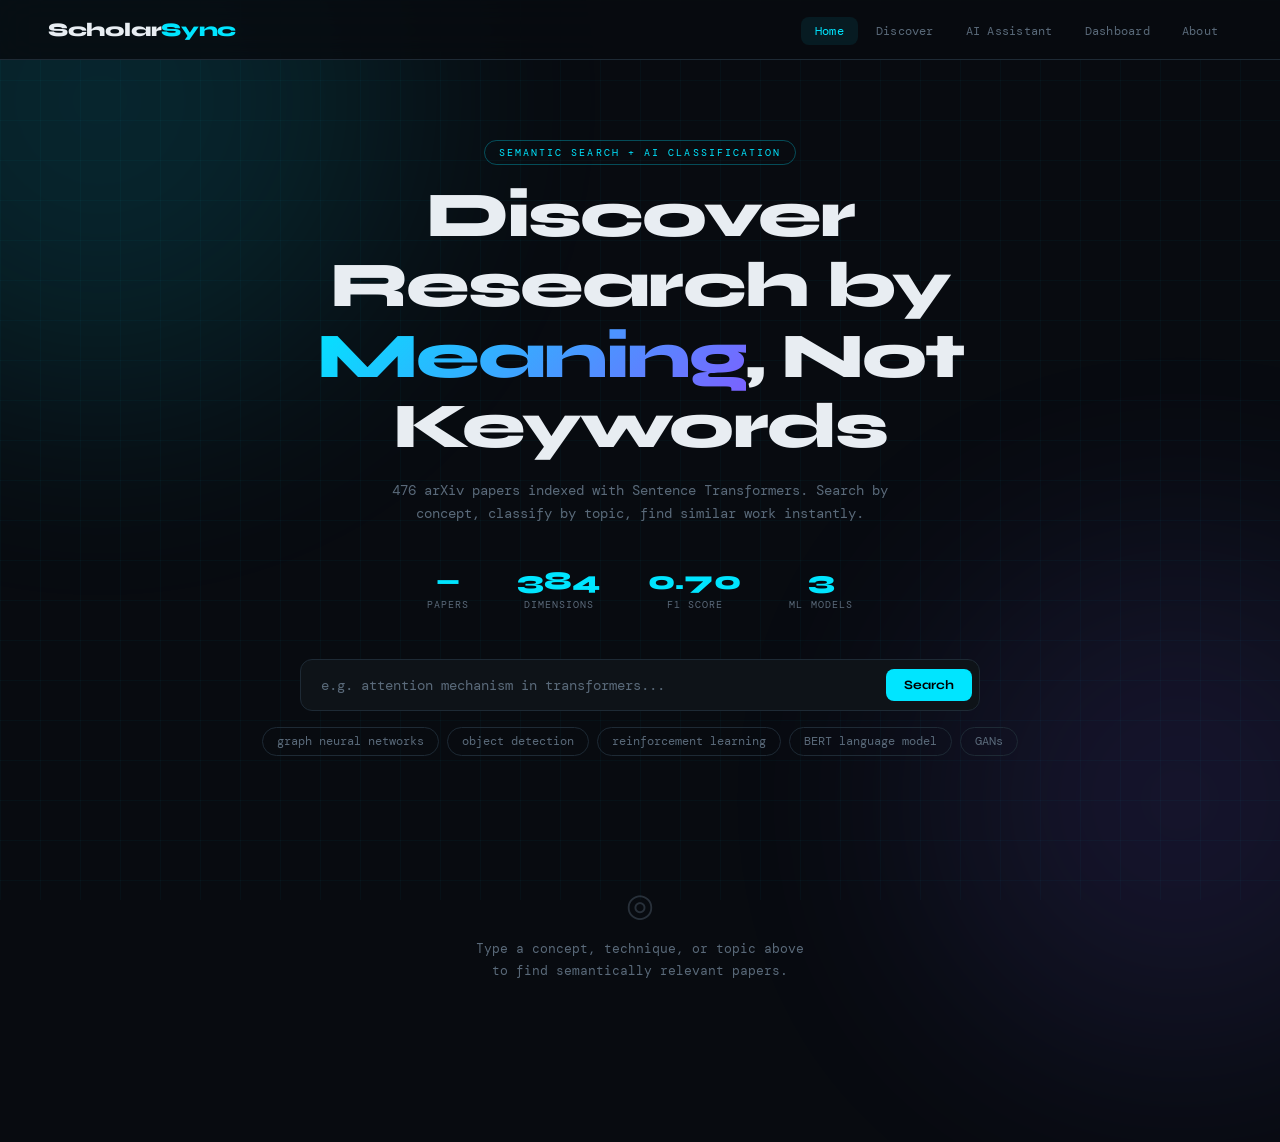
<file: frontend/index.html>
<!DOCTYPE html>
<html lang="en">
<head>
  <meta charset="UTF-8"/>
  <meta name="viewport" content="width=device-width, initial-scale=1.0"/>
  <title>ScholarSync — Home</title>
  <link href="https://fonts.googleapis.com/css2?family=Syne:wght@400;600;700;800&family=DM+Mono:ital,wght@0,300;0,400;1,300&display=swap" rel="stylesheet"/>
  <link rel="stylesheet" href="styles.css"/>
</head>
<body>
  <div class="blob blob-1"></div>
  <div class="blob blob-2"></div>

  <nav>
    <a href="index.html" class="nav-logo">Scholar<span>Sync</span></a>
    <ul class="nav-links">
      <li><a href="index.html" class="active">Home</a></li>
      <li><a href="discover.html">Discover</a></li>
      <li><a href="assistant.html">AI Assistant</a></li>
      <li><a href="dashboard.html">Dashboard</a></li>
      <li><a href="about.html">About</a></li>
    </ul>
  </nav>

  <!-- HERO -->
  <div style="position:relative;z-index:10;text-align:center;padding:80px 48px 48px;">
    <div class="page-tag fade-up">Semantic Search + AI Classification</div>
    <h1 class="page-title fade-up" style="font-size:clamp(2.4rem,5vw,4rem);text-align:center;max-width:700px;margin:0 auto 16px;">
      Discover Research by <em>Meaning</em>, Not Keywords
    </h1>
    <p class="page-sub fade-up" style="text-align:center;margin:0 auto 40px;">
      476 arXiv papers indexed with Sentence Transformers. Search by concept, classify by topic, find similar work instantly.
    </p>

    <!-- Stats -->
    <div style="display:flex;justify-content:center;gap:48px;margin-bottom:48px;" class="fade-up">
      <div><div style="font-family:'Syne',sans-serif;font-size:1.6rem;font-weight:800;color:var(--accent)" id="stat-total">—</div><div style="font-size:0.65rem;color:var(--muted);text-transform:uppercase;letter-spacing:0.1em;margin-top:2px">Papers</div></div>
      <div><div style="font-family:'Syne',sans-serif;font-size:1.6rem;font-weight:800;color:var(--accent)">384</div><div style="font-size:0.65rem;color:var(--muted);text-transform:uppercase;letter-spacing:0.1em;margin-top:2px">Dimensions</div></div>
      <div><div style="font-family:'Syne',sans-serif;font-size:1.6rem;font-weight:800;color:var(--accent)">0.70</div><div style="font-size:0.65rem;color:var(--muted);text-transform:uppercase;letter-spacing:0.1em;margin-top:2px">F1 Score</div></div>
      <div><div style="font-family:'Syne',sans-serif;font-size:1.6rem;font-weight:800;color:var(--accent)">3</div><div style="font-size:0.65rem;color:var(--muted);text-transform:uppercase;letter-spacing:0.1em;margin-top:2px">ML Models</div></div>
    </div>

    <!-- Search -->
    <div class="search-wrap fade-up" style="margin:0 auto;">
      <input type="text" class="search-box" id="searchInput" placeholder="e.g. attention mechanism in transformers..." autocomplete="off"/>
      <button class="search-btn" id="searchBtn" onclick="doSearch()">Search</button>
    </div>

    <!-- Suggestions -->
    <div style="display:flex;justify-content:center;gap:8px;flex-wrap:wrap;margin-top:16px;" class="fade-up">
      <button class="filter-pill" onclick="setQuery('graph neural networks')">graph neural networks</button>
      <button class="filter-pill" onclick="setQuery('object detection YOLO')">object detection</button>
      <button class="filter-pill" onclick="setQuery('reinforcement learning policy gradient')">reinforcement learning</button>
      <button class="filter-pill" onclick="setQuery('BERT language model')">BERT language model</button>
      <button class="filter-pill" onclick="setQuery('generative adversarial networks')">GANs</button>
    </div>
  </div>

  <!-- RESULTS -->
  <div class="page-wrap" style="padding-top:0">
    <div id="similarPanel" style="background:var(--surface);border:1px solid var(--border);border-radius:12px;padding:24px;margin-bottom:32px;display:none;">
      <div style="font-family:'Syne',sans-serif;font-size:0.85rem;font-weight:700;margin-bottom:16px;">
        Similar to: <span id="similarTitle" style="color:var(--accent)"></span>
      </div>
      <div id="similarList" style="display:flex;flex-direction:column;gap:10px;"></div>
    </div>

    <div id="resultsSection" style="display:none">
      <div class="section-label" id="resultsLabel">Results</div>
      <div class="papers-grid" id="resultsGrid"></div>
    </div>

    <div id="emptyState" class="empty-state">
      <div class="empty-icon">◎</div>
      <p>Type a concept, technique, or topic above<br/>to find semantically relevant papers.</p>
    </div>
  </div>

  <script src="api.js"></script>
  <script>
    loadStats();

    async function loadStats() {
      const data = await apiFetch('/stats');
      if (data) document.getElementById('stat-total').textContent = data.total_papers;
    }

    function setQuery(q) {
      document.getElementById('searchInput').value = q;
      doSearch();
    }

    document.getElementById('searchInput').addEventListener('keydown', e => {
      if (e.key === 'Enter') doSearch();
    });

    async function doSearch() {
      const query = document.getElementById('searchInput').value.trim();
      if (!query) return;
      const btn = document.getElementById('searchBtn');
      btn.innerHTML = '<span class="spinner"></span>';
      btn.disabled = true;

      document.getElementById('similarPanel').style.display = 'none';

      const data = await apiPost('/search', { query, top_k: 9 });
      btn.innerHTML = 'Search';
      btn.disabled = false;

      if (!data) {
        showError('resultsGrid');
        document.getElementById('resultsSection').style.display = 'block';
        document.getElementById('emptyState').style.display = 'none';
        return;
      }

      renderResults(data);
    }

    function renderResults(data) {
      document.getElementById('resultsSection').style.display = 'block';
      document.getElementById('emptyState').style.display = 'none';
      document.getElementById('resultsLabel').textContent = `${data.results.length} results for "${data.query}"`;

      document.getElementById('resultsGrid').innerHTML = data.results.map((p, i) => `
        <div class="paper-card" style="animation:fadeUp 0.4s ease ${i*0.05}s both" onclick="window.location='paper.html?idx=${i}&query=${encodeURIComponent(data.query)}'">
          <div style="display:flex;align-items:flex-start;justify-content:space-between;gap:12px;margin-bottom:8px;">
            <div class="card-title">${esc(p.title)}</div>
            <div class="score-badge">${p.similarity_score.toFixed(3)}</div>
          </div>
          <div class="card-abstract">${esc(p.abstract)}</div>
          <div class="card-footer">
            <span class="category-tag">${p.predicted_category}</span>
            <button class="filter-pill" style="border:none;font-size:0.65rem;color:var(--muted);background:none;cursor:pointer;padding:0;" 
              onclick="event.stopPropagation();fetchSimilar(${i},'${esc(p.title).replace(/'/g,"\\'")}')">find similar →</button>
          </div>
        </div>
      `).join('');
      window._results = data.results;
    }

    async function fetchSimilar(idx, title) {
      const panel = document.getElementById('similarPanel');
      const list = document.getElementById('similarList');
      document.getElementById('similarTitle').textContent = title.length > 60 ? title.slice(0,60)+'...' : title;
      list.innerHTML = '<div style="color:var(--muted);font-size:0.75rem">Loading...</div>';
      panel.style.display = 'block';
      panel.scrollIntoView({ behavior:'smooth', block:'nearest' });

      const data = await apiFetch(`/similar/${idx}?top_k=5`);
      if (!data || data.error) { list.innerHTML = '<div style="color:var(--danger);font-size:0.75rem">Could not load.</div>'; return; }

      list.innerHTML = data.similar_papers.map(p => `
        <div style="display:flex;align-items:center;justify-content:space-between;padding:12px 16px;background:var(--card-bg);border:1px solid var(--border);border-radius:8px;gap:16px;">
          <div style="font-size:0.78rem;">${esc(p.title)}</div>
          <div style="font-size:0.65rem;color:var(--success);flex-shrink:0">${p.similarity_score.toFixed(3)}</div>
        </div>
      `).join('');
    }

    function showError(id) {
      document.getElementById(id).innerHTML = '<div class="error-box" style="grid-column:1/-1">⚠ Could not connect to API. Make sure server is running on port 8000.</div>';
    }
    function esc(s) { return s.replace(/&/g,'&amp;').replace(/</g,'&lt;').replace(/>/g,'&gt;').replace(/"/g,'&quot;'); }
  </script>
</body>
</html>
</file>
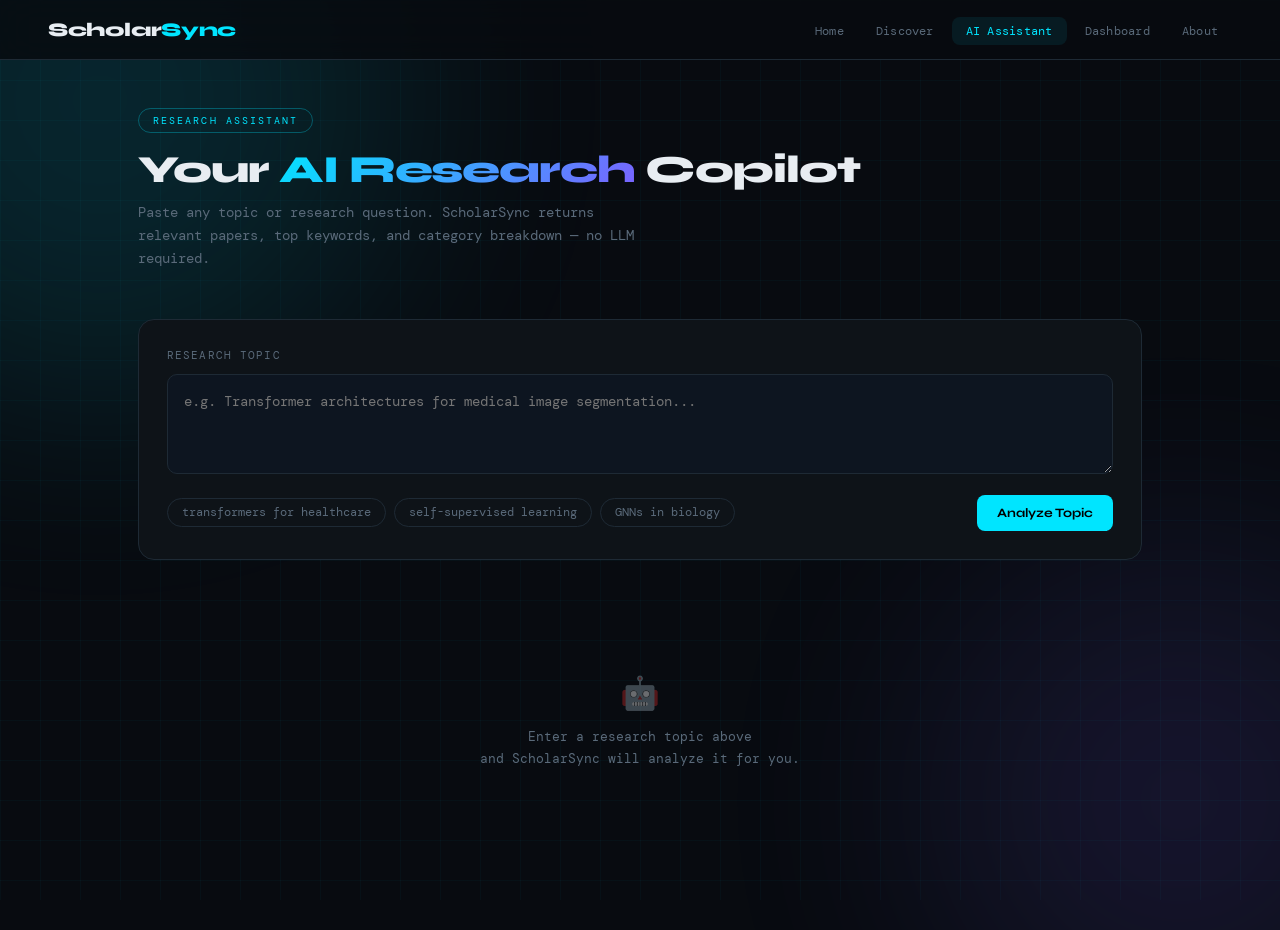
<file: frontend/assistant.html>
<!DOCTYPE html>
<html lang="en">
<head>
  <meta charset="UTF-8"/>
  <meta name="viewport" content="width=device-width, initial-scale=1.0"/>
  <title>ScholarSync — AI Assistant</title>
  <link href="https://fonts.googleapis.com/css2?family=Syne:wght@400;600;700;800&family=DM+Mono:ital,wght@0,300;0,400;1,300&display=swap" rel="stylesheet"/>
  <link rel="stylesheet" href="styles.css"/>
</head>
<body>
  <div class="blob blob-1"></div>
  <div class="blob blob-2"></div>
  <nav>
    <a href="index.html" class="nav-logo">Scholar<span>Sync</span></a>
    <ul class="nav-links">
      <li><a href="index.html">Home</a></li>
      <li><a href="discover.html">Discover</a></li>
      <li><a href="assistant.html" class="active">AI Assistant</a></li>
      <li><a href="dashboard.html">Dashboard</a></li>
      <li><a href="about.html">About</a></li>
    </ul>
  </nav>

  <div class="page-wrap">
    <div class="page-header">
      <div class="page-tag">Research Assistant</div>
      <h1 class="page-title">Your <em>AI Research</em> Copilot</h1>
      <p class="page-sub">Paste any topic or research question. ScholarSync returns relevant papers, top keywords, and category breakdown — no LLM required.</p>
    </div>

    <!-- Input -->
    <div style="background:var(--surface);border:1px solid var(--border);border-radius:16px;padding:28px;margin-bottom:32px;">
      <div style="font-size:0.7rem;color:var(--muted);text-transform:uppercase;letter-spacing:0.1em;margin-bottom:12px">Research Topic</div>
      <textarea id="topicInput" placeholder="e.g. Transformer architectures for medical image segmentation..." 
        style="width:100%;background:var(--card-bg);border:1px solid var(--border);border-radius:10px;padding:16px;font-family:'DM Mono',monospace;font-size:0.85rem;color:var(--text);outline:none;resize:vertical;min-height:100px;line-height:1.6;"></textarea>
      <div style="display:flex;align-items:center;justify-content:space-between;margin-top:16px;flex-wrap:wrap;gap:12px;">
        <div style="display:flex;gap:8px;flex-wrap:wrap;">
          <button class="filter-pill" onclick="setTopic('transformer architectures for healthcare')">transformers for healthcare</button>
          <button class="filter-pill" onclick="setTopic('self-supervised learning computer vision')">self-supervised learning</button>
          <button class="filter-pill" onclick="setTopic('graph neural networks molecular biology')">GNNs in biology</button>
        </div>
        <button class="btn btn-primary" onclick="analyze()">
          <span id="analyzeBtn">Analyze Topic</span>
        </button>
      </div>
    </div>

    <!-- Results -->
    <div id="output" style="display:none">
      <!-- Summary -->
      <div style="display:grid;grid-template-columns:1fr 1fr 1fr;gap:16px;margin-bottom:32px;">
        <div class="stat-card">
          <div class="stat-card-num" id="res-count">0</div>
          <div class="stat-card-label">Relevant Papers</div>
        </div>
        <div class="stat-card">
          <div style="font-family:'Syne',sans-serif;font-size:1.1rem;font-weight:800;color:var(--accent);line-height:1.2;margin-bottom:6px;" id="res-top-cat">—</div>
          <div class="stat-card-label">Top Category</div>
        </div>
        <div class="stat-card">
          <div class="stat-card-num" id="res-avg-score">—</div>
          <div class="stat-card-label">Avg Similarity</div>
        </div>
      </div>

      <!-- Keywords -->
      <div class="section-label">Top Keywords Found</div>
      <div id="keywords" style="display:flex;flex-wrap:wrap;gap:8px;margin-bottom:32px;"></div>

      <!-- Category breakdown -->
      <div class="section-label">Category Breakdown</div>
      <div id="catBreakdown" style="display:flex;flex-direction:column;gap:8px;margin-bottom:32px;"></div>

      <!-- Papers -->
      <div class="section-label" id="papersLabel">Relevant Papers</div>
      <div class="papers-grid" id="assistantGrid"></div>
    </div>

    <div id="emptyAssistant" class="empty-state">
      <div class="empty-icon">🤖</div>
      <p>Enter a research topic above<br/>and ScholarSync will analyze it for you.</p>
    </div>
  </div>

  <script src="api.js"></script>
  <script>
    function setTopic(t) {
      document.getElementById('topicInput').value = t;
    }

    async function analyze() {
      const topic = document.getElementById('topicInput').value.trim();
      if (!topic) return;

      const btn = document.getElementById('analyzeBtn');
      btn.innerHTML = '<span class="spinner" style="border-top-color:#000"></span> Analyzing...';

      const data = await apiPost('/search', { query: topic, top_k: 12 });
      btn.innerHTML = 'Analyze Topic';

      if (!data) {
        document.getElementById('emptyAssistant').innerHTML = '<div class="error-box">⚠ Could not connect to API.</div>';
        return;
      }

      const results = data.results;

      // compute stats
      document.getElementById('res-count').textContent = results.length;
      const avgScore = (results.reduce((s,p) => s + p.similarity_score, 0) / results.length).toFixed(3);
      document.getElementById('res-avg-score').textContent = avgScore;

      // top category
      const catCount = {};
      results.forEach(p => { catCount[p.predicted_category] = (catCount[p.predicted_category]||0)+1; });
      const topCat = Object.entries(catCount).sort((a,b)=>b[1]-a[1])[0];
      document.getElementById('res-top-cat').textContent = topCat ? topCat[0] : '—';

      // keywords — extract frequent words from titles
      const stopwords = new Set(['the','a','an','of','in','for','and','with','on','to','from','by','via','using','based','towards','toward']);
      const wordCount = {};
      results.forEach(p => {
        p.title.toLowerCase().replace(/[^a-z\s]/g,'').split(/\s+/).forEach(w => {
          if (w.length > 3 && !stopwords.has(w)) wordCount[w] = (wordCount[w]||0)+1;
        });
      });
      const topWords = Object.entries(wordCount).sort((a,b)=>b[1]-a[1]).slice(0,16);
      document.getElementById('keywords').innerHTML = topWords.map(([w,c]) => `
        <span style="padding:5px 12px;border-radius:20px;font-size:0.72rem;background:rgba(0,229,255,${Math.min(0.05+c*0.04,0.2)});border:1px solid rgba(0,229,255,${Math.min(0.1+c*0.05,0.4)});color:var(--accent)">${w} <span style="opacity:0.6">${c}</span></span>
      `).join('');

      // category breakdown
      document.getElementById('catBreakdown').innerHTML = Object.entries(catCount).sort((a,b)=>b[1]-a[1]).map(([cat,count]) => `
        <div style="display:flex;align-items:center;gap:12px;padding:10px 16px;background:var(--card-bg);border:1px solid var(--border);border-radius:8px;">
          <span class="category-tag">${cat}</span>
          <div style="flex:1;height:4px;background:var(--border);border-radius:2px;">
            <div style="height:100%;width:${(count/results.length*100).toFixed(0)}%;background:var(--accent2);border-radius:2px;"></div>
          </div>
          <span style="font-size:0.72rem;color:var(--muted)">${count} papers</span>
        </div>
      `).join('');

      // papers
      document.getElementById('papersLabel').textContent = `${results.length} Relevant Papers`;
      document.getElementById('assistantGrid').innerHTML = results.map((p,i) => `
        <div class="paper-card" style="animation:fadeUp 0.4s ease ${i*0.04}s both" onclick="window.location='paper.html?title=${encodeURIComponent(p.title)}'">
          <div style="display:flex;align-items:flex-start;justify-content:space-between;gap:12px;margin-bottom:8px;">
            <div class="card-title">${esc(p.title)}</div>
            <div class="score-badge">${p.similarity_score.toFixed(3)}</div>
          </div>
          <div class="card-abstract">${esc(p.abstract)}</div>
          <div class="card-footer"><span class="category-tag">${p.predicted_category}</span></div>
        </div>
      `).join('');

      document.getElementById('output').style.display = 'block';
      document.getElementById('emptyAssistant').style.display = 'none';
    }

    function esc(s) { return s.replace(/&/g,'&amp;').replace(/</g,'&lt;').replace(/>/g,'&gt;').replace(/"/g,'&quot;'); }
  </script>
</body>
</html>
</file>
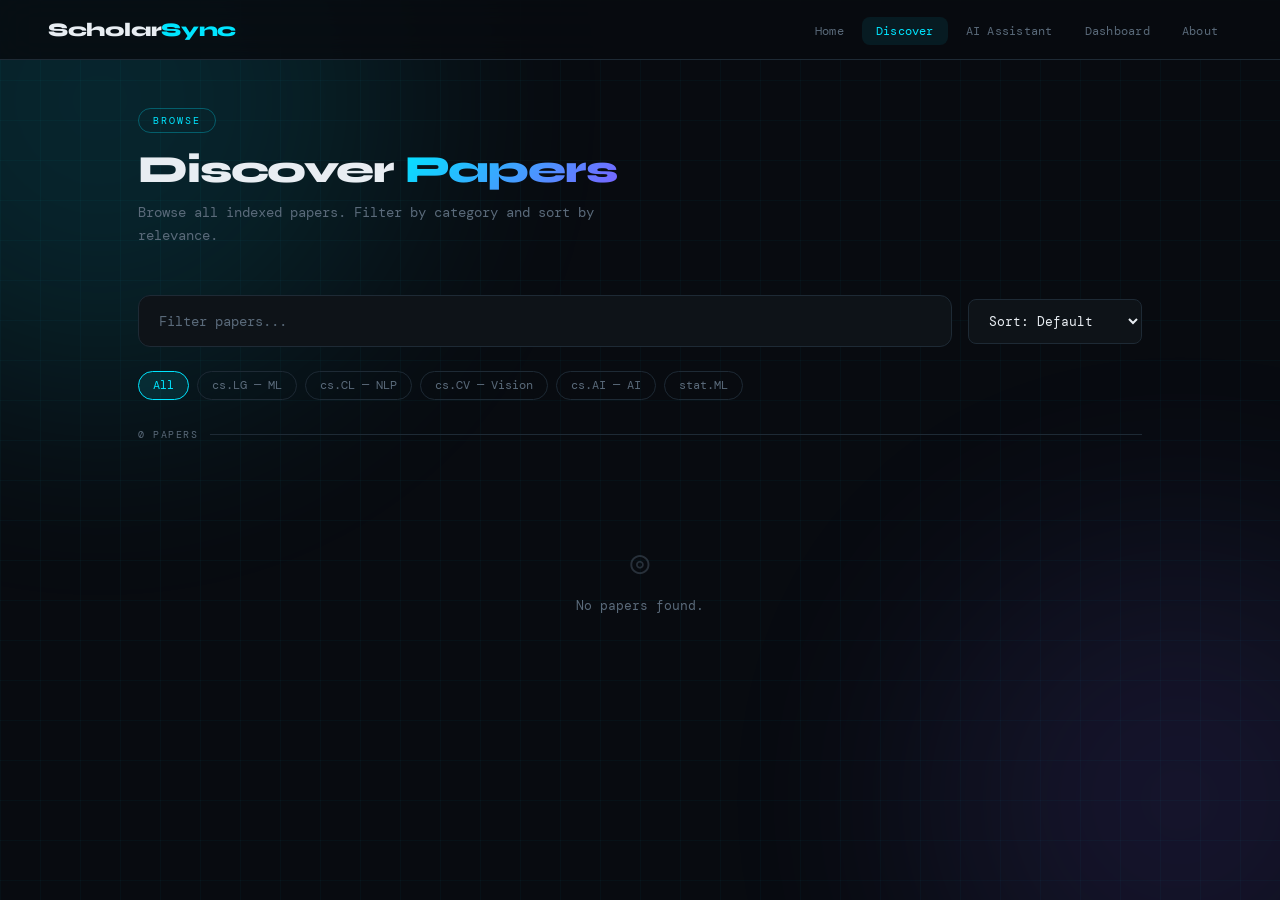
<file: frontend/discover.html>
<!DOCTYPE html>
<html lang="en">
<head>
  <meta charset="UTF-8"/>
  <meta name="viewport" content="width=device-width, initial-scale=1.0"/>
  <title>ScholarSync — Discover</title>
  <link href="https://fonts.googleapis.com/css2?family=Syne:wght@400;600;700;800&family=DM+Mono:ital,wght@0,300;0,400;1,300&display=swap" rel="stylesheet"/>
  <link rel="stylesheet" href="styles.css"/>
</head>
<body>
  <div class="blob blob-1"></div>
  <div class="blob blob-2"></div>

  <nav>
    <a href="index.html" class="nav-logo">Scholar<span>Sync</span></a>
    <ul class="nav-links">
      <li><a href="index.html">Home</a></li>
      <li><a href="discover.html" class="active">Discover</a></li>
      <li><a href="assistant.html">AI Assistant</a></li>
      <li><a href="dashboard.html">Dashboard</a></li>
      <li><a href="about.html">About</a></li>
    </ul>
  </nav>

  <div class="page-wrap">
    <div class="page-header">
      <div class="page-tag">Browse</div>
      <h1 class="page-title">Discover <em>Papers</em></h1>
      <p class="page-sub">Browse all indexed papers. Filter by category and sort by relevance.</p>
    </div>

    <!-- Search + Filters -->
    <div style="display:flex;align-items:center;gap:16px;flex-wrap:wrap;margin-bottom:24px;">
      <div class="search-wrap" style="flex:1;min-width:260px;max-width:100%;">
        <input type="text" class="search-box" id="filterInput" placeholder="Filter papers..." style="padding-right:20px;"/>
      </div>
      <select id="sortSelect" style="background:var(--surface);border:1px solid var(--border);border-radius:8px;padding:12px 16px;font-family:'DM Mono',monospace;font-size:0.8rem;color:var(--text);outline:none;cursor:pointer;">
        <option value="default">Sort: Default</option>
        <option value="title">Sort: Title A-Z</option>
        <option value="category">Sort: Category</option>
      </select>
    </div>

    <!-- Category pills -->
    <div class="filter-bar" id="categoryFilters">
      <button class="filter-pill active" data-cat="all" onclick="filterCat('all')">All</button>
      <button class="filter-pill" data-cat="cs.LG" onclick="filterCat('cs.LG')">cs.LG — ML</button>
      <button class="filter-pill" data-cat="cs.CL" onclick="filterCat('cs.CL')">cs.CL — NLP</button>
      <button class="filter-pill" data-cat="cs.CV" onclick="filterCat('cs.CV')">cs.CV — Vision</button>
      <button class="filter-pill" data-cat="cs.AI" onclick="filterCat('cs.AI')">cs.AI — AI</button>
      <button class="filter-pill" data-cat="stat.ML" onclick="filterCat('stat.ML')">stat.ML</button>
    </div>

    <div class="section-label" id="countLabel">Loading papers...</div>
    <div class="papers-grid" id="papersGrid">
      <div class="empty-state"><div class="empty-icon">◎</div><p>Loading...</p></div>
    </div>
  </div>

  <script src="api.js"></script>
  <script>
    let allPapers = [];
    let activeCat = 'all';

    async function loadPapers() {
      // fetch via search with broad query to get papers
      const categories = ['cs.LG','cs.CL','cs.CV','cs.AI','stat.ML','deep learning'];
      let papers = [];
      for (const q of categories) {
        const data = await apiPost('/search', { query: q, top_k: 20 });
        if (data) papers.push(...data.results.map((p,i) => ({...p, _idx: papers.length + i})));
      }
      // deduplicate by title
      const seen = new Set();
      allPapers = papers.filter(p => { if (seen.has(p.title)) return false; seen.add(p.title); return true; });
      renderPapers();
    }

    function filterCat(cat) {
      activeCat = cat;
      document.querySelectorAll('.filter-pill[data-cat]').forEach(el => {
        el.classList.toggle('active', el.dataset.cat === cat);
      });
      renderPapers();
    }

    function renderPapers() {
      const query = document.getElementById('filterInput').value.toLowerCase();
      const sort = document.getElementById('sortSelect').value;

      let filtered = allPapers.filter(p => {
        const matchCat = activeCat === 'all' || p.category === activeCat || p.predicted_category === activeCat;
        const matchQ = !query || p.title.toLowerCase().includes(query) || p.abstract.toLowerCase().includes(query);
        return matchCat && matchQ;
      });

      if (sort === 'title') filtered.sort((a,b) => a.title.localeCompare(b.title));
      if (sort === 'category') filtered.sort((a,b) => a.predicted_category.localeCompare(b.predicted_category));

      document.getElementById('countLabel').textContent = `${filtered.length} papers`;

      if (!filtered.length) {
        document.getElementById('papersGrid').innerHTML = '<div class="empty-state" style="grid-column:1/-1"><div class="empty-icon">◎</div><p>No papers found.</p></div>';
        return;
      }

      document.getElementById('papersGrid').innerHTML = filtered.map((p,i) => `
        <div class="paper-card" style="animation:fadeUp 0.4s ease ${i*0.03}s both" onclick="window.location='paper.html?title=${encodeURIComponent(p.title)}'">
          <div class="card-title" style="margin-bottom:8px">${esc(p.title)}</div>
          <div class="card-abstract">${esc(p.abstract)}</div>
          <div class="card-footer">
            <span class="category-tag">${p.predicted_category}</span>
            <span class="score-badge">${p.similarity_score.toFixed(3)}</span>
          </div>
        </div>
      `).join('');
    }

    document.getElementById('filterInput').addEventListener('input', renderPapers);
    document.getElementById('sortSelect').addEventListener('change', renderPapers);

    loadPapers();
    function esc(s) { return s.replace(/&/g,'&amp;').replace(/</g,'&lt;').replace(/>/g,'&gt;').replace(/"/g,'&quot;'); }
  </script>
</body>
</html>
</file>
<file: frontend/styles.css>
*, *::before, *::after { box-sizing: border-box; margin: 0; padding: 0; }

:root {
  --bg: #080b10;
  --surface: #0e1318;
  --surface2: #141b22;
  --border: #1e2a35;
  --accent: #00e5ff;
  --accent2: #7b61ff;
  --text: #e8edf2;
  --muted: #5a6a7a;
  --success: #00d68f;
  --danger: #ff6b6b;
  --card-bg: #0d1520;
}

html { scroll-behavior: smooth; }

body {
  background: var(--bg);
  color: var(--text);
  font-family: 'DM Mono', monospace;
  min-height: 100vh;
  overflow-x: hidden;
}

body::before {
  content: '';
  position: fixed;
  inset: 0;
  background-image:
    linear-gradient(rgba(0,229,255,0.03) 1px, transparent 1px),
    linear-gradient(90deg, rgba(0,229,255,0.03) 1px, transparent 1px);
  background-size: 40px 40px;
  pointer-events: none;
  z-index: 0;
}

.blob {
  position: fixed;
  border-radius: 50%;
  filter: blur(120px);
  opacity: 0.12;
  pointer-events: none;
  z-index: 0;
}
.blob-1 { width: 600px; height: 600px; background: var(--accent); top: -200px; left: -200px; }
.blob-2 { width: 500px; height: 500px; background: var(--accent2); bottom: -150px; right: -150px; }

/* NAVBAR */
nav {
  position: sticky;
  top: 0;
  z-index: 100;
  background: rgba(8,11,16,0.85);
  backdrop-filter: blur(20px);
  border-bottom: 1px solid var(--border);
  padding: 0 48px;
  display: flex;
  align-items: center;
  justify-content: space-between;
  height: 60px;
}

.nav-logo {
  font-family: 'Syne', sans-serif;
  font-weight: 800;
  font-size: 1.2rem;
  letter-spacing: -0.02em;
  color: var(--text);
  text-decoration: none;
}

.nav-logo span { color: var(--accent); }

.nav-links {
  display: flex;
  align-items: center;
  gap: 4px;
  list-style: none;
}

.nav-links a {
  font-size: 0.75rem;
  color: var(--muted);
  text-decoration: none;
  padding: 6px 14px;
  border-radius: 8px;
  transition: all 0.2s;
  letter-spacing: 0.02em;
}

.nav-links a:hover { color: var(--text); background: var(--surface2); }
.nav-links a.active { color: var(--accent); background: rgba(0,229,255,0.08); }

/* SHARED COMPONENTS */
.page-wrap {
  position: relative;
  z-index: 10;
  max-width: 1100px;
  margin: 0 auto;
  padding: 48px 48px 80px;
}

.page-header {
  margin-bottom: 48px;
}

.page-tag {
  display: inline-block;
  font-size: 0.65rem;
  letter-spacing: 0.2em;
  text-transform: uppercase;
  color: var(--accent);
  border: 1px solid rgba(0,229,255,0.3);
  padding: 5px 14px;
  border-radius: 20px;
  margin-bottom: 16px;
}

.page-title {
  font-family: 'Syne', sans-serif;
  font-size: clamp(1.8rem, 3vw, 2.8rem);
  font-weight: 800;
  letter-spacing: -0.03em;
  line-height: 1.1;
  margin-bottom: 10px;
}

.page-title em {
  font-style: normal;
  background: linear-gradient(135deg, var(--accent), var(--accent2));
  -webkit-background-clip: text;
  -webkit-text-fill-color: transparent;
  background-clip: text;
}

.page-sub {
  color: var(--muted);
  font-size: 0.85rem;
  line-height: 1.7;
  max-width: 520px;
}

.section-label {
  font-size: 0.65rem;
  text-transform: uppercase;
  letter-spacing: 0.15em;
  color: var(--muted);
  margin-bottom: 20px;
  display: flex;
  align-items: center;
  gap: 12px;
}

.section-label::after {
  content: '';
  flex: 1;
  height: 1px;
  background: var(--border);
}

/* CARDS */
.paper-card {
  background: var(--card-bg);
  border: 1px solid var(--border);
  border-radius: 12px;
  padding: 20px;
  cursor: pointer;
  transition: border-color 0.2s, transform 0.2s, box-shadow 0.2s;
  position: relative;
  overflow: hidden;
  text-decoration: none;
  display: block;
  color: var(--text);
}

.paper-card::before {
  content: '';
  position: absolute;
  top: 0; left: 0; right: 0;
  height: 2px;
  background: linear-gradient(90deg, var(--accent), var(--accent2));
  opacity: 0;
  transition: opacity 0.2s;
}

.paper-card:hover {
  border-color: rgba(0,229,255,0.3);
  transform: translateY(-2px);
  box-shadow: 0 8px 32px rgba(0,0,0,0.3);
}

.paper-card:hover::before { opacity: 1; }

.card-title {
  font-family: 'Syne', sans-serif;
  font-size: 0.88rem;
  font-weight: 600;
  line-height: 1.4;
  margin-bottom: 8px;
}

.card-abstract {
  font-size: 0.75rem;
  color: var(--muted);
  line-height: 1.6;
  margin-bottom: 14px;
  display: -webkit-box;
  -webkit-line-clamp: 3;
  -webkit-box-orient: vertical;
  overflow: hidden;
}

.card-footer {
  display: flex;
  align-items: center;
  justify-content: space-between;
  gap: 8px;
}

.category-tag {
  font-size: 0.65rem;
  padding: 3px 10px;
  border-radius: 20px;
  background: rgba(123,97,255,0.12);
  color: var(--accent2);
  border: 1px solid rgba(123,97,255,0.2);
}

.score-badge {
  font-size: 0.65rem;
  padding: 3px 8px;
  border-radius: 6px;
  background: rgba(0,229,255,0.1);
  color: var(--accent);
  border: 1px solid rgba(0,229,255,0.2);
}

/* BUTTONS */
.btn {
  display: inline-flex;
  align-items: center;
  gap: 8px;
  padding: 10px 20px;
  border-radius: 8px;
  font-family: 'Syne', sans-serif;
  font-size: 0.8rem;
  font-weight: 700;
  cursor: pointer;
  border: none;
  transition: all 0.2s;
  text-decoration: none;
}

.btn-primary {
  background: var(--accent);
  color: #000;
}

.btn-primary:hover { opacity: 0.85; }

.btn-outline {
  background: transparent;
  color: var(--text);
  border: 1px solid var(--border);
}

.btn-outline:hover { border-color: var(--accent); color: var(--accent); }

/* SEARCH BAR */
.search-wrap {
  position: relative;
  max-width: 680px;
}

.search-box {
  width: 100%;
  background: var(--surface);
  border: 1px solid var(--border);
  border-radius: 12px;
  padding: 16px 140px 16px 20px;
  font-family: 'DM Mono', monospace;
  font-size: 0.9rem;
  color: var(--text);
  outline: none;
  transition: border-color 0.2s, box-shadow 0.2s;
}

.search-box:focus {
  border-color: var(--accent);
  box-shadow: 0 0 0 3px rgba(0,229,255,0.08);
}

.search-box::placeholder { color: var(--muted); }

.search-btn {
  position: absolute;
  right: 8px;
  top: 50%;
  transform: translateY(-50%);
  background: var(--accent);
  color: #000;
  border: none;
  border-radius: 8px;
  padding: 8px 18px;
  font-family: 'Syne', sans-serif;
  font-size: 0.8rem;
  font-weight: 700;
  cursor: pointer;
  transition: opacity 0.2s;
}

.search-btn:hover { opacity: 0.85; }

/* GRID */
.papers-grid {
  display: grid;
  grid-template-columns: repeat(auto-fill, minmax(320px, 1fr));
  gap: 16px;
}

/* STATS CARDS */
.stats-grid {
  display: grid;
  grid-template-columns: repeat(auto-fill, minmax(200px, 1fr));
  gap: 16px;
  margin-bottom: 40px;
}

.stat-card {
  background: var(--card-bg);
  border: 1px solid var(--border);
  border-radius: 12px;
  padding: 20px;
}

.stat-card-num {
  font-family: 'Syne', sans-serif;
  font-size: 2rem;
  font-weight: 800;
  color: var(--accent);
  line-height: 1;
  margin-bottom: 6px;
}

.stat-card-label {
  font-size: 0.7rem;
  color: var(--muted);
  text-transform: uppercase;
  letter-spacing: 0.1em;
}

/* FILTER PILLS */
.filter-bar {
  display: flex;
  gap: 8px;
  flex-wrap: wrap;
  margin-bottom: 28px;
}

.filter-pill {
  font-size: 0.72rem;
  padding: 6px 14px;
  border-radius: 20px;
  border: 1px solid var(--border);
  background: transparent;
  color: var(--muted);
  cursor: pointer;
  font-family: 'DM Mono', monospace;
  transition: all 0.2s;
}

.filter-pill:hover { border-color: var(--accent); color: var(--accent); }
.filter-pill.active { background: rgba(0,229,255,0.1); border-color: var(--accent); color: var(--accent); }

/* ANIMATIONS */
@keyframes fadeUp {
  from { opacity: 0; transform: translateY(16px); }
  to { opacity: 1; transform: translateY(0); }
}

@keyframes spin {
  to { transform: rotate(360deg); }
}

.fade-up { animation: fadeUp 0.5s ease both; }

.spinner {
  width: 14px; height: 14px;
  border: 2px solid rgba(0,0,0,0.3);
  border-top-color: #000;
  border-radius: 50%;
  animation: spin 0.6s linear infinite;
  display: inline-block;
}

/* EMPTY / ERROR */
.empty-state {
  text-align: center;
  padding: 80px 0;
  color: var(--muted);
}

.empty-icon { font-size: 2rem; margin-bottom: 12px; opacity: 0.4; }
.empty-state p { font-size: 0.82rem; line-height: 1.7; }

.error-box {
  padding: 20px;
  background: rgba(255,107,107,0.05);
  border: 1px solid rgba(255,107,107,0.2);
  border-radius: 10px;
  color: var(--danger);
  font-size: 0.8rem;
}

/* RESPONSIVE */
@media (max-width: 768px) {
  nav { padding: 0 20px; }
  .nav-links { gap: 0; }
  .nav-links a { padding: 6px 8px; font-size: 0.7rem; }
  .page-wrap { padding: 32px 20px 60px; }
  .papers-grid { grid-template-columns: 1fr; }
  .stats-grid { grid-template-columns: repeat(2, 1fr); }
}
</file>
